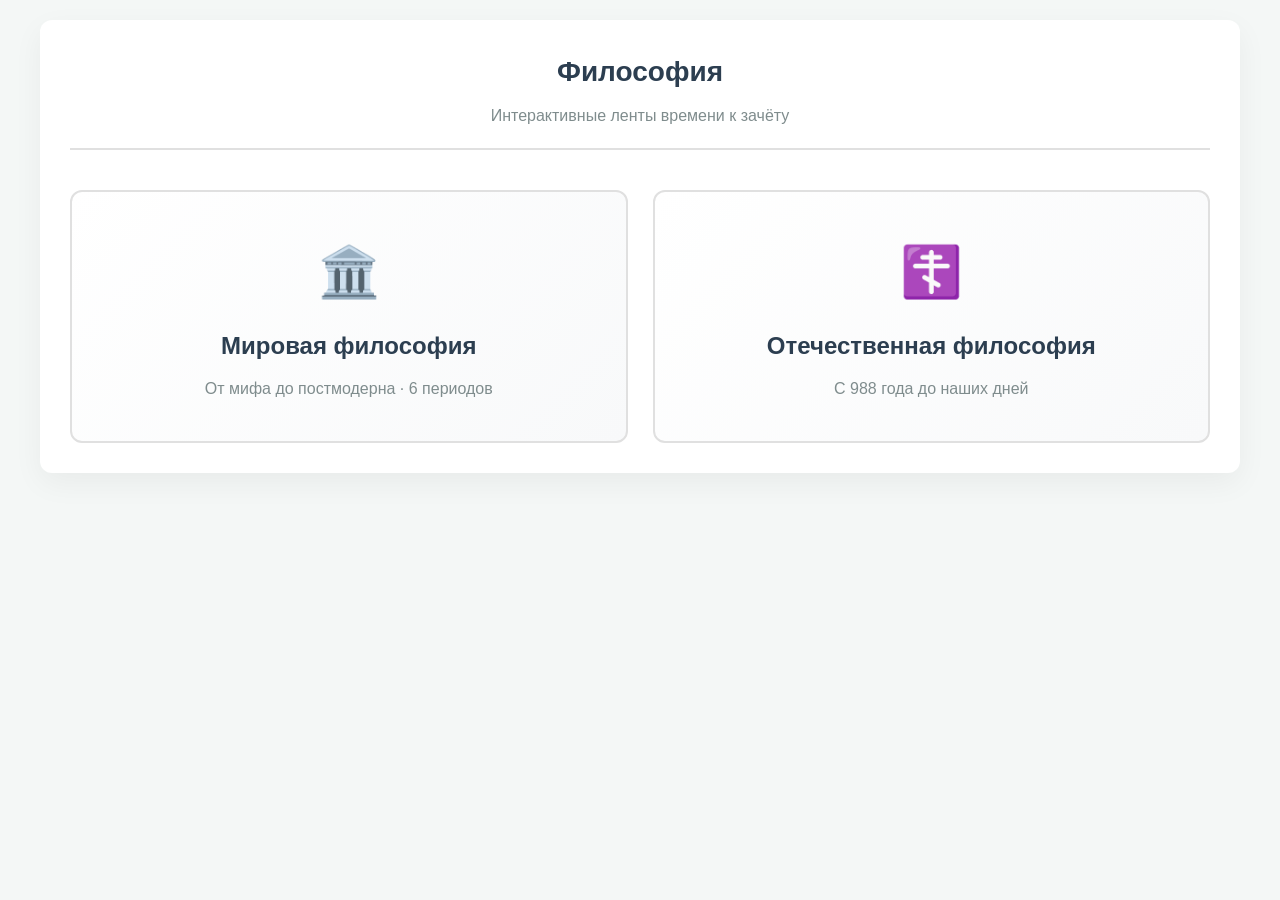
<file: index.html>
<!DOCTYPE html>
<html lang="ru">
<head>
    <meta charset="UTF-8">
    <meta name="viewport" content="width=device-width, initial-scale=1.0">
    <title>Философия — ленты времени</title>
    <link rel="stylesheet" href="styles.css">
</head>
<body>
    <div class="container home">
        <header>
            <h1>Философия</h1>
            <p class="subtitle">Интерактивные ленты времени к зачёту</p>
        </header>

        <div class="home-cards">
            <a href="world.html" class="home-card">
                <div class="home-card-icon">🏛️</div>
                <h2>Мировая философия</h2>
                <p>От мифа до постмодерна · 6 периодов</p>
            </a>
            <a href="russian.html" class="home-card">
                <div class="home-card-icon">☦️</div>
                <h2>Отечественная философия</h2>
                <p>С 988 года до наших дней</p>
            </a>
        </div>
    </div>
</body>
</html>
</file>
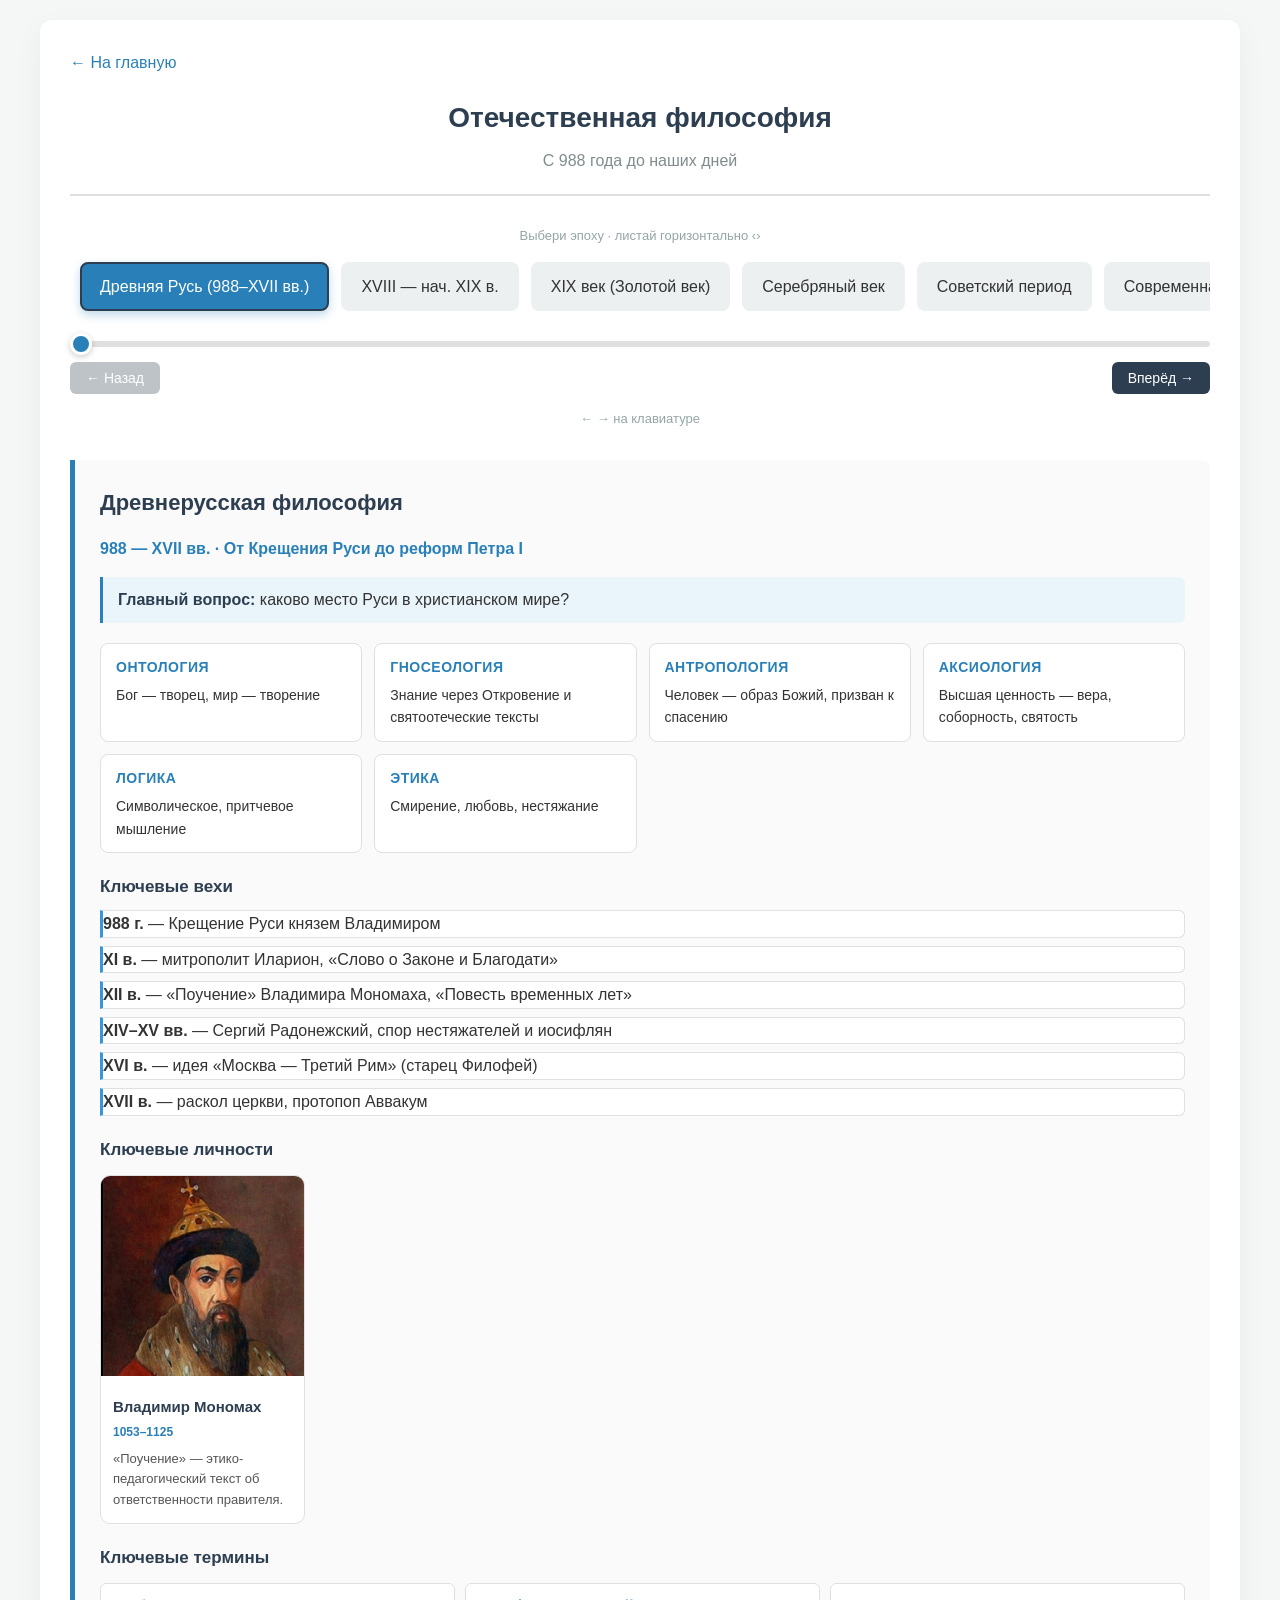
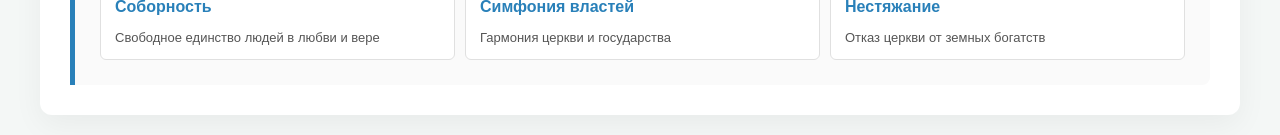
<file: russian.html>
<!DOCTYPE html>
<html lang="ru">
<head>
    <meta charset="UTF-8">
    <meta name="viewport" content="width=device-width, initial-scale=1.0">
    <title>Отечественная философия</title>
    <link rel="stylesheet" href="styles.css">
</head>
<body>
<div class="container">
    <a href="index.html" class="back-link">← На главную</a>
    <header>
        <h1>Отечественная философия</h1>
        <p class="subtitle">С 988 года до наших дней</p>
    </header>

    <div class="timeline-section">
        <p class="hint">Выбери эпоху · листай горизонтально ‹›</p>
        <div class="headers-wrapper">
            <div class="headers-track" id="headersTrack"></div>
        </div>
        <input type="range" id="timelineSlider" class="timeline-slider" min="0" max="5" value="0" step="1">
        <div class="controls">
            <button class="nav-btn" id="prevBtn">← Назад</button>
            <button class="nav-btn" id="nextBtn">Вперёд →</button>
        </div>
        <p class="hint">← → на клавиатуре</p>
    </div>

    <div class="content-area" id="contentArea"></div>
</div>

<script src="script.js"></script>
<script>
const russianData = [
    {
        title: "Древняя Русь (988–XVII вв.)",
        content: `
            <h2 class="period-title">Древнерусская философия</h2>
            <p class="period-dates">988 — XVII вв. · От Крещения Руси до реформ Петра I</p>
            <div class="main-question"><b>Главный вопрос:</b> каково место Руси в христианском мире?</div>
            
            <div class="structure-grid">
                <div class="struct-card"><h4>Онтология</h4><p>Бог — творец, мир — творение</p></div>
                <div class="struct-card"><h4>Гносеология</h4><p>Знание через Откровение и святоотеческие тексты</p></div>
                <div class="struct-card"><h4>Антропология</h4><p>Человек — образ Божий, призван к спасению</p></div>
                <div class="struct-card"><h4>Аксиология</h4><p>Высшая ценность — вера, соборность, святость</p></div>
                <div class="struct-card"><h4>Логика</h4><p>Символическое, притчевое мышление</p></div>
                <div class="struct-card"><h4>Этика</h4><p>Смирение, любовь, нестяжание</p></div>
            </div>

            <div class="subperiods">
                <h3>Ключевые вехи</h3>
                <div class="subperiod"><b>988 г.</b> — Крещение Руси князем Владимиром</div>
                <div class="subperiod"><b>XI в.</b> — митрополит Иларион, «Слово о Законе и Благодати»</div>
                <div class="subperiod"><b>XII в.</b> — «Поучение» Владимира Мономаха, «Повесть временных лет»</div>
                <div class="subperiod"><b>XIV–XV вв.</b> — Сергий Радонежский, спор нестяжателей и иосифлян</div>
                <div class="subperiod"><b>XVI в.</b> — идея «Москва — Третий Рим» (старец Филофей)</div>
                <div class="subperiod"><b>XVII в.</b> — раскол церкви, протопоп Аввакум</div>
            </div>

            <div class="philosophers-section">
                <h3>Ключевые личности</h3>
                <div class="philosophers-grid">
                    <div class="philosopher-card">
                        <img src="images/russian/vladimir.jpg" alt="Мономах" onerror="this.style.display='none'">
                        <div class="philosopher-info">
                            <h4>Владимир Мономах</h4>
                            <div class="years">1053–1125</div>
                            <p>«Поучение» — этико-педагогический текст об ответственности правителя.</p>
                        </div>
                    </div>
                </div>
            </div>

            <div class="terms-section">
                <h3>Ключевые термины</h3>
                <div class="terms-list">
                    <div class="term"><b>Соборность</b><span>Свободное единство людей в любви и вере</span></div>
                    <div class="term"><b>Симфония властей</b><span>Гармония церкви и государства</span></div>
                    <div class="term"><b>Нестяжание</b><span>Отказ церкви от земных богатств</span></div>
                </div>
            </div>
        `
    },
    {
        title: "XVIII — нач. XIX в.",
        content: `
            <h2 class="period-title">Становление светской философии</h2>
            <p class="period-dates">XVIII — первая половина XIX в.</p>
            <div class="main-question"><b>Главный вопрос:</b> как соединить просвещение с русской самобытностью?</div>
            
            <div class="structure-grid">
                <div class="struct-card"><h4>Онтология</h4><p>Материалистические тенденции + деизм</p></div>
                <div class="struct-card"><h4>Гносеология</h4><p>Опыт, наука, разум — против откровения</p></div>
                <div class="struct-card"><h4>Антропология</h4><p>Человек — гражданин, просветитель</p></div>
                <div class="struct-card"><h4>Аксиология</h4><p>Свобода, образование, прогресс</p></div>
                <div class="struct-card"><h4>Логика</h4><p>Естественнонаучный метод</p></div>
                <div class="struct-card"><h4>Этика</h4><p>Критика крепостничества, естественное право</p></div>
            </div>

            <div class="subperiods">
                <h3>Ключевые вехи</h3>
                <div class="subperiod"><b>1724 г.</b> — основание Петербургской Академии наук</div>
                <div class="subperiod"><b>1755 г.</b> — основание Московского университета (Ломоносов)</div>
                <div class="subperiod"><b>1790 г.</b> — «Путешествие из Петербурга в Москву» Радищева</div>
                <div class="subperiod"><b>1836 г.</b> — «Философические письма» Чаадаева</div>
            </div>

            <div class="philosophers-section">
                <h3>Ключевые личности</h3>
                <div class="philosophers-grid">
                    <div class="philosopher-card">
                        <img src="images/russian/lomonoosv.jpg" alt="Ломоносов" onerror="this.style.display='none'">
                        <div class="philosopher-info">
                            <h4>М.В. Ломоносов</h4>
                            <div class="years">1711–1765</div>
                            <p>Энциклопедист, естествоиспытатель. Материалистические тенденции. Реформа языка.</p>
                        </div>
                    </div>
                    <div class="philosopher-card">
                        <img src="images/russian/radishchev.jpg" alt="Радищев" onerror="this.style.display='none'">
                        <div class="philosopher-info">
                            <h4>А.Н. Радищев</h4>
                            <div class="years">1749–1802</div>
                            <p>Критик крепостничества. Идеи свободы и общественного договора.</p>
                        </div>
                    </div>
                    <div class="philosopher-card">
                        <img src="images/russian/chaadaev.jpg" alt="Чаадаев" onerror="this.style.display='none'">
                        <div class="philosopher-info">
                            <h4>П.Я. Чаадаев</h4>
                            <div class="years">1794–1856</div>
                            <p>«Философические письма». Повод для спора западников и славянофилов.</p>
                        </div>
                    </div>
                </div>
            </div>

            <div class="terms-section">
                <h3>Ключевые термины</h3>
                <div class="terms-list">
                    <div class="term"><b>Западники</b><span>Россия — часть Европы, путь — через реформы</span></div>
                    <div class="term"><b>Славянофилы</b><span>Особый путь, основа — православие и община</span></div>
                </div>
            </div>
        `
    },
    {
        title: "XIX век (Золотой век)",
        content: `
            <h2 class="period-title">Золотой век русской философии</h2>
            <p class="period-dates">Вторая половина XIX в.</p>
            <div class="main-question"><b>Главный вопрос:</b> в чём «руская идея», какова судьба России?</div>
            
            <div class="structure-grid">
                <div class="struct-card"><h4>Онтология</h4><p>Целостное мировоззрение, соборное бытие</p></div>
                <div class="struct-card"><h4>Гносеология</h4><p>Целостное знание: разум + вера + опыт</p></div>
                <div class="struct-card"><h4>Антропология</h4><p>Человек — нравственное, религиозное существо</p></div>
                <div class="struct-card"><h4>Аксиология</h4><p>Истина, добро, красота, справедливость</p></div>
                <div class="struct-card"><h4>Логика</h4><p>Диалогичность, литературно-философский жанр</p></div>
                <div class="struct-card"><h4>Этика</h4><p>Нравственный абсолют, «всё позволено?»</p></div>
            </div>

            <div class="subperiods">
                <h3>Ключевые вехи</h3>
                <div class="subperiod"><b>1836 г.</b> — «Философические письма» Чаадаева → раскол на западников/славянофилов</div>
                <div class="subperiod"><b>1840–1850-е</b> — спор западников (Герцен, Белинский) и славянофилов (Хомяков, Киреевский)</div>
                <div class="subperiod"><b>1860-е</b> — революционные демократы (Чернышевский, Добролюбов)</div>
                <div class="subperiod"><b>1860–1880-е</b> — Ф.М. Достоевский: «Братья Карамазовы», «Преступление и наказание»</div>
                <div class="subperiod"><b>1880–1890-е</b> — Л.Н. Толстой: учение о непротивлении, опрощении</div>
                <div class="subperiod"><b>1869 г.</b> — Н.Я. Данилевский «Россия и Европа»</div>
            </div>

            <div class="sciences"><b>Золотой век литературы:</b> Пушкин, Лермонтов, Гоголь, Тургенев, Достоевский, Толстой, Чехов</div>

            <div class="philosophers-section">
                <h3>Ключевые личности</h3>
                <div class="philosophers-grid">
                    <div class="philosopher-card">
                        <img src="images/russian/khomyakov.jpg" alt="Хомяков" onerror="this.style.display='none'">
                        <div class="philosopher-info">
                            <h4>А.С. Хомяков</h4>
                            <div class="years">1804–1860</div>
                            <p>Основатель славянофильства. Учение о соборности.</p>
                        </div>
                    </div>
                    <div class="philosopher-card">
                        <img src="images/russian/herzen.jpg" alt="Герцен" onerror="this.style.display='none'">
                        <div class="philosopher-info">
                            <h4>А.И. Герцен</h4>
                            <div class="years">1812–1870</div>
                            <p>Русский социализм, община как основа будущего строя.</p>
                        </div>
                    </div>
                    <div class="philosopher-card">
                        <img src="images/russian/chernyshevsky.jpg" alt="Чернышевский" onerror="this.style.display='none'">
                        <div class="philosopher-info">
                            <h4>Н.Г. Чернышевский</h4>
                            <div class="years">1828–1889</div>
                            <p>«Что делать?» Антропологический принцип в этике. Материализм.</p>
                        </div>
                    </div>
                    <div class="philosopher-card">
                        <img src="images/russian/dostoevsky.jpg" alt="Достоевский" onerror="this.style.display='none'">
                        <div class="philosopher-info">
                            <h4>Ф.М. Достоевский</h4>
                            <div class="years">1821–1881</div>
                            <p>Проблемы свободы, зла, Бога. «Если Бога нет — всё позволено?»</p>
                        </div>
                    </div>
                    <div class="philosopher-card">
                        <img src="images/russian/tolstoy.jpg" alt="Толстой" onerror="this.style.display='none'">
                        <div class="philosopher-info">
                            <h4>Л.Н. Толстой</h4>
                            <div class="years">1828–1910</div>
                            <p>Непротивление злу насилием. Опрощение. «Исповедь».</p>
                        </div>
                    </div>
                </div>
            </div>

            <div class="terms-section">
                <h3>Ключевые термины</h3>
                <div class="terms-list">
                    <div class="term"><b>Русская идея</b><span>Особая миссия и путь России</span></div>
                    <div class="term"><b>Почвенничество</b><span>Возврат интеллигенции к народным основам</span></div>
                    <div class="term"><b>Антропологический принцип</b><span>Человек — высшая ценность и мера всего</span></div>
                </div>
            </div>
        `
    },
    {
        title: "Серебряный век",
        content: `
            <h2 class="period-title">Серебряный век (конец XIX — начало XX в.)</h2>
            <p class="period-dates">1890-е — 1920-е гг.</p>
            <div class="main-question"><b>Главный вопрос:</b> как соединить религию, философию и науку в целостное мировоззрение?</div>
            
            <div class="structure-grid">
                <div class="struct-card"><h4>Онтология</h4><p>Всеединство, Софиология, космизм</p></div>
                <div class="struct-card"><h4>Гносеология</h4><p>Целостное знание: разум + интуиция + вера</p></div>
                <div class="struct-card"><h4>Антропология</h4><p>Человек — творец, соучастник Бога</p></div>
                <div class="struct-card"><h4>Аксиология</h4><p>Свобода, творчество, Богочеловечество</p></div>
                <div class="struct-card"><h4>Логика</h4><p>Синтез философии, богословия, науки, искусства</p></div>
                <div class="struct-card"><h4>Этика</h4><p>Этика творчества, активной любви</p></div>
            </div>

            <div class="subperiods">
                <h3>Ключевые вехи</h3>
                <div class="subperiod"><b>1900 г.</b> — смерть Вл. Соловьёва, но его идеи определяют эпоху</div>
                <div class="subperiod"><b>1903 г.</b> — сборник «Проблемы идеализма» — манифест ренессанса</div>
                <div class="subperiod"><b>1909 г.</b> — сборник «Вехи» — критика радикальной интеллигенции</div>
                <div class="subperiod"><b>1910–1917 гг.</b> — расцвет религиозной философии, космизма</div>
                <div class="subperiod"><b>1922 г.</b> — «Философские пароходы» — высылка мыслителей из СССР</div>
            </div>

            <div class="philosophers-section">
                <h3>Ключевые личности</h3>
                <div class="philosophers-grid">
                    <div class="philosopher-card">
                        <img src="images/russian/solovyov.jpg" alt="Соловьёв" onerror="this.style.display='none'">
                        <div class="philosopher-info">
                            <h4>Вл. Соловьёв</h4>
                            <div class="years">1853–1900</div>
                            <p>Учение о всеединстве, Софии, Богочеловечестве. «Оправдание добра».</p>
                        </div>
                    </div>
                    <div class="philosopher-card">
                        <img src="images/russian/berdyaev.jpg" alt="Бердяев" onerror="this.style.display='none'">
                        <div class="philosopher-info">
                            <h4>Н.А. Бердяев</h4>
                            <div class="years">1874–1948</div>
                            <p>Философия свободы и творчества. «Смысл истории», «Русская идея».</p>
                        </div>
                    </div>
                    <div class="philosopher-card">
                        <img src="images/russian/florensky.jpg" alt="Флоренский" onerror="this.style.display='none'">
                        <div class="philosopher-info">
                            <h4>П.А. Флоренский</h4>
                            <div class="years">1882–1937</div>
                            <p>«Столп и утверждение Истины». Синтез богословия, науки, искусства. Репрессирован.</p>
                        </div>
                    </div>
                    <div class="philosopher-card">
                        <img src="images/russian/fedorov.jpg" alt="Фёдоров" onerror="this.style.display='none'">
                        <div class="philosopher-info">
                            <h4>Н.Ф. Фёдоров</h4>
                            <div class="years">1829–1903</div>
                            <p>«Общее дело» — воскрешение умерших, регуляция природы. Основа космизма.</p>
                        </div>
                    </div>
                    <div class="philosopher-card">
                        <img src="images/russian/vernadsky.jpg" alt="Вернадский" onerror="this.style.display='none'">
                        <div class="philosopher-info">
                            <h4>В.И. Вернадский</h4>
                            <div class="years">1863–1945</div>
                            <p>Учение о биосфере и ноосфере. Человек — геологическая сила.</p>
                        </div>
                    </div>
                </div>
            </div>

            <div class="terms-section">
                <h3>Ключевые термины</h3>
                <div class="terms-list">
                    <div class="term"><b>Всеединство</b><span>Единство многообразного в Абсолюте</span></div>
                    <div class="term"><b>София</b><span>Душа Мира, Премудрость Божия</span></div>
                    <div class="term"><b>Богочеловечество</b><span>Союз Бога и человека в Христе</span></div>
                    <div class="term"><b>Ноосфера</b><span>Сфера разума, этап эволюции биосферы</span></div>
                    <div class="term"><b>Космизм</b><span>Единство человека и космоса</span></div>
                </div>
            </div>
        `
    },
    {
        title: "Советский период",
        content: `
            <h2 class="period-title">Советская философия</h2>
            <p class="period-dates">1917 — 1991 гг.</p>
            <div class="main-question"><b>Главный вопрос:</b> как совместить марксизм с философской свободой?</div>
            
            <div class="structure-grid">
                <div class="struct-card"><h4>Онтология</h4><p>Диалектический материализм (официально)</p></div>
                <div class="struct-card"><h4>Гносеология</h4><p>Теория отражения, практика — критерий истины</p></div>
                <div class="struct-card"><h4>Антропология</h4><p>Человек — продукт общественных отношений</p></div>
                <div class="struct-card"><h4>Аксиология</h4><p>Партийность, коллективизм, коммунизм</p></div>
                <div class="struct-card"><h4>Логика</h4><p>Диалектика как наука о всеобщих законах</p></div>
                <div class="struct-card"><h4>Этика</h4><p>Мораль классова, служит построению коммунизма</p></div>
            </div>

            <div class="subperiods">
                <h3>Ключевые вехи</h3>
                <div class="subperiod"><b>1920-е гг.</b> — философские дискуссии: «механисты» vs «диалектики» (Деборин)</div>
                <div class="subperiod"><b>1930–1950-е</b> — ждановщина, идеологический контроль</div>
                <div class="subperiod"><b>1950–1960-е</b> — «оттепель», возрождение философии</div>
                <div class="subperiod"><b>1960–1980-е</b> — Ильенков, Мамардашвили, методологический кружок</div>
                <div class="subperiod"><b>1922 г.</b> — эмиграция (Бердяев, Франк, Ильин, Булгаков)</div>
                <div class="subperiod"><b>1930–1950-е</b> — Зеньковский пишет «Историю русской философии» в эмиграции</div>
            </div>

            <div class="philosophers-section">
                <h3>Ключевые личности</h3>
                <div class="philosophers-grid">
                    <div class="philosopher-card">
                        <img src="images/russian/ilyenkov.jpg" alt="Ильенков" onerror="this.style.display='none'">
                        <div class="philosopher-info">
                            <h4>Э.В. Ильенков</h4>
                            <div class="years">1924–1979</div>
                            <p>«Диалектика абстрактного и конкретного». Возрождение диалектики в СССР.</p>
                        </div>
                    </div>
                    <div class="philosopher-card">
                        <img src="images/russian/mamardashvili.jpg" alt="Мамардашвили" onerror="this.style.display='none'">
                        <div class="philosopher-info">
                            <h4>М.К. Мамардашвили</h4>
                            <div class="years">1930–1990</div>
                            <p>Феноменология сознания, лекции как философия. Картезианские размышления.</p>
                        </div>
                    </div>
                </div>
            </div>

            <div class="terms-section">
                <h3>Ключевые термины</h3>
                <div class="terms-list">
                    <div class="term"><b>Диамат</b><span>Диалектический материализм — официальная философия</span></div>
                    <div class="term"><b>Истмат</b><span>Исторический материализм — применение диамата к обществу</span></div>
                    <div class="term"><b>Партийность философии</b><span>Принцип: философия служит классу</span></div>
                </div>
            </div>
        `
    },
    {
        title: "Современная Россия",
        content: `
            <h2 class="period-title">Современная российская философия</h2>
            <p class="period-dates">С 1991 г. по наши дни</p>
            <div class="main-question"><b>Главный вопрос:</b> какова национальная идентичность в глобальном мире?</div>
            
            <div class="structure-grid">
                <div class="struct-card"><h4>Онтология</h4><p>Плюрализм, диалог традиций</p></div>
                <div class="struct-card"><h4>Гносеология</h4><p>Открытость мировой мысли, синтез подходов</p></div>
                <div class="struct-card"><h4>Антропология</h4><p>Человек в условиях постсоветского перехода</p></div>
                <div class="struct-card"><h4>Аксиология</h4><p>Поиск национальной идеи, диалог культур</p></div>
                <div class="struct-card"><h4>Логика</h4><p>Диалогизм, полифония традиций</p></div>
                <div class="struct-card"><h4>Этика</h4><p>Поиск новых оснований морали</p></div>
            </div>

            <div class="subperiods">
                <h3>Ключевые вехи</h3>
                <div class="subperiod"><b>1990-е гг.</b> — возвращение запрещённых имён, переводы западной классики</div>
                <div class="subperiod"><b>2000-е гг.</b> — рецепция феноменологии, герменевтики, постмодерна</div>
                <div class="subperiod"><b>2010–2020-е гг.</b> — дискуссии о евразийстве, постсоветской идентичности</div>
            </div>

            <div class="terms-section">
                <h3>Ключевые термины</h3>
                <div class="terms-list">
                    <div class="term"><b>Евразийство</b><span>Россия — особая цивилизация между Европой и Азией</span></div>
                    <div class="term"><b>Постсоветская идентичность</b><span>Поиск самоопределения после распада СССР</span></div>
                </div>
            </div>
        `
    }
];

document.addEventListener('DOMContentLoaded', () => initTimeline(russianData));
</script>
</body>
</html>
</file>
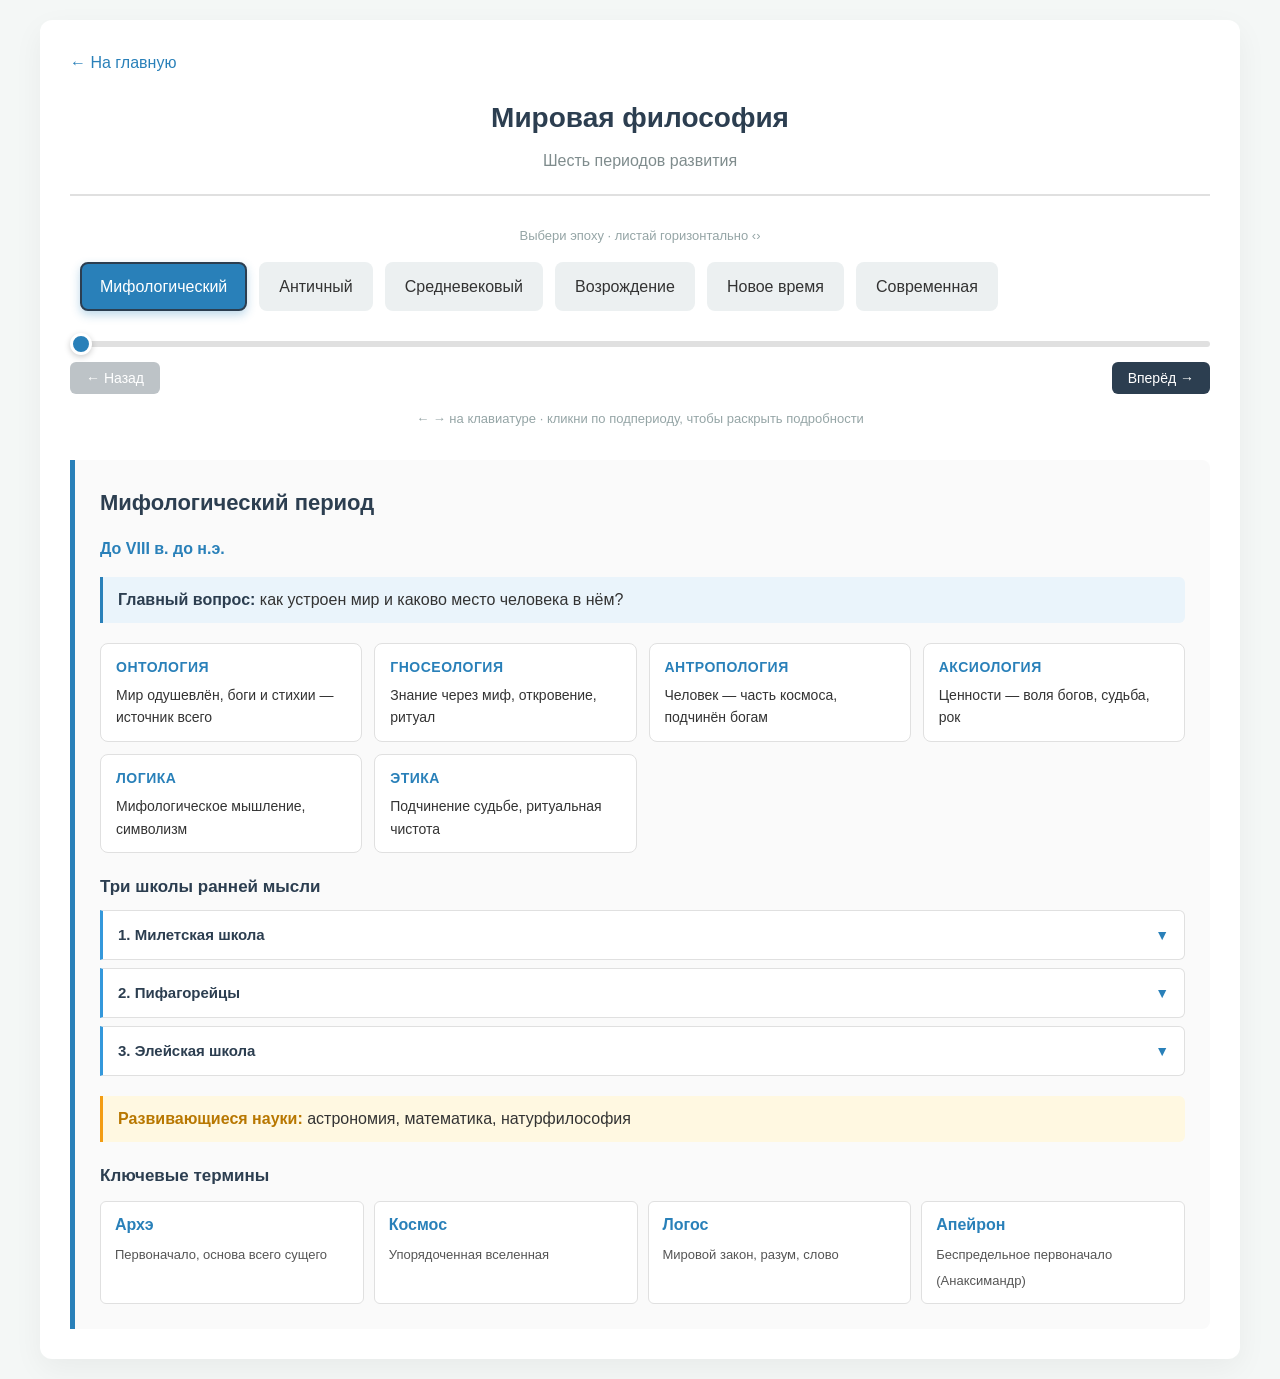
<file: world.html>
<!DOCTYPE html>
<html lang="ru">
<head>
    <meta charset="UTF-8">
    <meta name="viewport" content="width=device-width, initial-scale=1.0">
    <title>Мировая философия</title>
    <link rel="stylesheet" href="styles.css">
</head>
<body>
<div class="container">
    <a href="index.html" class="back-link">← На главную</a>
    <header>
        <h1>Мировая философия</h1>
        <p class="subtitle">Шесть периодов развития</p>
    </header>

    <div class="timeline-section">
        <p class="hint">Выбери эпоху · листай горизонтально ‹›</p>
        <div class="headers-wrapper">
            <div class="headers-track" id="headersTrack"></div>
        </div>
        <input type="range" id="timelineSlider" class="timeline-slider" min="0" max="5" value="0" step="1">
        <div class="controls">
            <button class="nav-btn" id="prevBtn">← Назад</button>
            <button class="nav-btn" id="nextBtn">Вперёд →</button>
        </div>
        <p class="hint">← → на клавиатуре · кликни по подпериоду, чтобы раскрыть подробности</p>
    </div>

    <div class="content-area" id="contentArea"></div>
</div>

<script src="script.js"></script>
<script>
const worldData = [
    {
        title: "Мифологический",
        content: `
            <h2 class="period-title">Мифологический период</h2>
            <p class="period-dates">До VIII в. до н.э.</p>
            <div class="main-question"><b>Главный вопрос:</b> как устроен мир и каково место человека в нём?</div>
            
            <div class="structure-grid">
                <div class="struct-card"><h4>Онтология</h4><p>Мир одушевлён, боги и стихии — источник всего</p></div>
                <div class="struct-card"><h4>Гносеология</h4><p>Знание через миф, откровение, ритуал</p></div>
                <div class="struct-card"><h4>Антропология</h4><p>Человек — часть космоса, подчинён богам</p></div>
                <div class="struct-card"><h4>Аксиология</h4><p>Ценности — воля богов, судьба, рок</p></div>
                <div class="struct-card"><h4>Логика</h4><p>Мифологическое мышление, символизм</p></div>
                <div class="struct-card"><h4>Этика</h4><p>Подчинение судьбе, ритуальная чистота</p></div>
            </div>

            <div class="subperiods">
                <h3>Три школы ранней мысли</h3>
                <div class="subperiod">
                    <div class="subperiod-header"><b>1. Милетская школа</b><span class="arrow">▼</span></div>
                    <div class="subperiod-content">
                        <p>Первая философская школа Древней Греции (VI в. до н.э.). Основатели — <b>Фалес, Анаксимандр, Анаксимен</b>.</p>
                        <ul>
                            <li>Искали <b>первоначало (архэ)</b> в природной стихии.</li>
                            <li>Фалес считал архэ — <b>водой</b>, Анаксимандр — <b>апейроном</b> (беспредельным), Анаксимен — <b>воздухом</b>.</li>
                            <li>Впервые попытались объяснить мир рационально, без обращения к мифам.</li>
                        </ul>
                    </div>
                </div>
                <div class="subperiod">
                    <div class="subperiod-header"><b>2. Пифагорейцы</b><span class="arrow">▼</span></div>
                    <div class="subperiod-content">
                        <p>Школа <b>Пифагора</b> (VI в. до н.э.) на острове Самос и в Кротоне.</p>
                        <ul>
                            <li>Считали, что <b>число</b> — первооснова всего сущего.</li>
                            <li>Открыли математические соотношения в музыке, астрономии, геометрии.</li>
                            <li>Развивали учение о гармонии космоса и о переселении душ (метемпсихоз).</li>
                        </ul>
                    </div>
                </div>
                <div class="subperiod">
                    <div class="subperiod-header"><b>3. Элейская школа</b><span class="arrow">▼</span></div>
                    <div class="subperiod-content">
                        <p>Школа из города Элея (Южная Италия). Главные представители — <b>Парменид, Зенон Элейский, Мелисс</b>.</p>
                        <ul>
                            <li><b>Парменид</b>: «Бытие есть, небытия нет». Бытие едино, неподвижно, вечно.</li>
                            <li><b>Зенон</b> — автор знаменитых апорий («Ахиллес и черепаха», «Стрела»), доказывающих невозможность движения.</li>
                            <li>Заложили основы диалектики и логики.</li>
                        </ul>
                    </div>
                </div>
            </div>

            <div class="sciences"><b>Развивающиеся науки:</b> астрономия, математика, натурфилософия</div>

            <div class="terms-section">
                <h3>Ключевые термины</h3>
                <div class="terms-list">
                    <div class="term"><b>Архэ</b><span>Первоначало, основа всего сущего</span></div>
                    <div class="term"><b>Космос</b><span>Упорядоченная вселенная</span></div>
                    <div class="term"><b>Логос</b><span>Мировой закон, разум, слово</span></div>
                    <div class="term"><b>Апейрон</b><span>Беспредельное первоначало (Анаксимандр)</span></div>
                </div>
            </div>
        `
    },
    {
        title: "Античный",
        content: `
            <h2 class="period-title">Античная философия</h2>
            <p class="period-dates">VIII в. до н.э. — V в. н.э.</p>
            <div class="main-question"><b>Главный вопрос:</b> что есть бытие и как познать истину?</div>
            
            <div class="structure-grid">
                <div class="struct-card"><h4>Онтология</h4><p>Космоцентризм. Мир — упорядоченный космос</p></div>
                <div class="struct-card"><h4>Гносеология</h4><p>Истина через разум и созерцание идей</p></div>
                <div class="struct-card"><h4>Антропология</h4><p>Человек — разумное существо, часть полиса</p></div>
                <div class="struct-card"><h4>Аксиология</h4><p>Высшие ценности — благо, истина, красота</p></div>
                <div class="struct-card"><h4>Логика</h4><p>Аристотель создал формальную логику</p></div>
                <div class="struct-card"><h4>Этика</h4><p>Добродетель как путь к счастью (эвдемонии)</p></div>
            </div>

            <div class="subperiods">
                <h3>Подпериоды</h3>
                <div class="subperiod">
                    <div class="subperiod-header"><b>Ранняя античность (VII–V вв. до н.э.) — досократики</b><span class="arrow">▼</span></div>
                    <div class="subperiod-content">
                        <p>Продолжение поиска первоначала, но уже с акцентом на человека и общество.</p>
                        <ul>
                            <li><b>Фалес</b> (VII–VI вв. до н.э.) — первый философ, архэ — вода, предсказал солнечное затмение.</li>
                            <li><b>Гераклит</b> (VI–V вв. до н.э.) — «Всё течёт», архэ — огонь, учение о логосе и диалектике противоположностей.</li>
                            <li><b>Демокрит</b> (V–IV вв. до н.э.) — атомизм: мир состоит из атомов и пустоты.</li>
                            <li><b>Пифагор</b> — число как основа мира, гармония сфер.</li>
                            <li><b>Парменид</b> — бытие едино и неизменно.</li>
                        </ul>
                    </div>
                </div>
                <div class="subperiod">
                    <div class="subperiod-header"><b>Классика (V–IV вв. до н.э.) — Сократ, Платон, Аристотель</b><span class="arrow">▼</span></div>
                    <div class="subperiod-content">
                        <p>Вершина античной философии. Поворот к человеку, этике, государству.</p>
                        <ul>
                            <li><b>Сократ</b> (469–399 до н.э.) — «Я знаю, что ничего не знаю», майевтика, поворот к этике.</li>
                            <li><b>Платон</b> (428–348 до н.э.) — учение об идеях (эйдосах), «Государство», Академия.</li>
                            <li><b>Аристотель</b> (384–322 до н.э.) — систематизатор наук, создатель логики, учение о форме и материи, Ликей.</li>
                        </ul>
                    </div>
                </div>
                <div class="subperiod">
                    <div class="subperiod-header"><b>Эллинизм (IV в. до н.э. — V в. н.э.)</b><span class="arrow">▼</span></div>
                    <div class="subperiod-content">
                        <p>Эпоха после походов Александра Македонского. Акцент на этике и счастье личности.</p>
                        <ul>
                            <li><b>Стоицизм</b> (Зенон Китийский, Сенека, Марк Аврелий) — жизнь в согласии с разумом и природой, апатия.</li>
                            <li><b>Эпикуреизм</b> (Эпикур) — счастье в удовольствии (атараксии), отсутствие страданий.</li>
                            <li><b>Скептицизм</b> (Пиррон) — воздержание от суждений, невозможность достоверного знания.</li>
                            <li><b>Неоплатонизм</b> (Плотин) — учение о Едином, эманации, мистическое созерцание.</li>
                        </ul>
                    </div>
                </div>
            </div>

            <div class="sciences"><b>Развивающиеся науки:</b> математика, геометрия, астрономия, биология, логика, риторика</div>

            <div class="philosophers-section">
                <h3>Ключевые личности</h3>
                <div class="philosophers-grid">
                    <div class="philosopher-card">
                        <img src="images/world/thales.jpg" alt="Фалес" onerror="this.style.display='none'">
                        <div class="philosopher-info">
                            <h4>Фалес</h4>
                            <div class="years">VII–VI вв. до н.э.</div>
                            <p>Первый философ. Архэ — вода. Предсказал солнечное затмение. Основоположник милетской школы.</p>
                        </div>
                    </div>
                    <div class="philosopher-card">
                        <img src="images/world/heraclitus.jpg" alt="Гераклит" onerror="this.style.display='none'">
                        <div class="philosopher-info">
                            <h4>Гераклит</h4>
                            <div class="years">VI–V вв. до н.э.</div>
                            <p>«Всё течёт». Архэ — огонь. Учение о логосе и единстве противоположностей.</p>
                        </div>
                    </div>
                    <div class="philosopher-card">
                        <img src="images/world/democritus.jpg" alt="Демокрит" onerror="this.style.display='none'">
                        <div class="philosopher-info">
                            <h4>Демокрит</h4>
                            <div class="years">V–IV вв. до н.э.</div>
                            <p>Основатель атомизма. Мир из атомов и пустоты. Детерминизм.</p>
                        </div>
                    </div>
                    <div class="philosopher-card">
                        <img src="images/world/socrates.jpg" alt="Сократ" onerror="this.style.display='none'">
                        <div class="philosopher-info">
                            <h4>Сократ</h4>
                            <div class="years">469–399 до н.э.</div>
                            <p>Повернул философию к человеку. Майевтика. «Я знаю, что ничего не знаю».</p>
                        </div>
                    </div>
                    <div class="philosopher-card">
                        <img src="images/world/plato.jpg" alt="Платон" onerror="this.style.display='none'">
                        <div class="philosopher-info">
                            <h4>Платон</h4>
                            <div class="years">428–348 до н.э.</div>
                            <p>Учение об идеях (эйдосах). Основал Академию. «Государство».</p>
                        </div>
                    </div>
                    <div class="philosopher-card">
                        <img src="images/world/aristotle.jpg" alt="Аристотель" onerror="this.style.display='none'">
                        <div class="philosopher-info">
                            <h4>Аристотель</h4>
                            <div class="years">384–322 до н.э.</div>
                            <p>Систематизатор наук. Создатель логики. Учение о форме и материи.</p>
                        </div>
                    </div>
                    <div class="philosopher-card">
                        <img src="images/world/epicurus.jpg" alt="Эпикур" onerror="this.style.display='none'">
                        <div class="philosopher-info">
                            <h4>Эпикур</h4>
                            <div class="years">341–270 до н.э.</div>
                            <p>Этика наслаждения (атараксия). Развил атомизм Демокрита.</p>
                        </div>
                    </div>
                    <div class="philosopher-card">
                        <img src="images/world/zeno.jpg" alt="Зенон" onerror="this.style.display='none'">
                        <div class="philosopher-info">
                            <h4>Зенон Китийский</h4>
                            <div class="years">334–262 до н.э.</div>
                            <p>Основатель стоицизма. Жизнь в согласии с природой и разумом.</p>
                        </div>
                    </div>
                </div>
            </div>

            <div class="terms-section">
                <h3>Ключевые термины</h3>
                <div class="terms-list">
                    <div class="term"><b>Эйдос</b><span>Идея, вечная сущность вещи (Платон)</span></div>
                    <div class="term"><b>Майевтика</b><span>Метод Сократа — «роды» истины через диалог</span></div>
                    <div class="term"><b>Атараксия</b><span>Безмятежность души, цель жизни</span></div>
                    <div class="term"><b>Эвдемония</b><span>Счастье как высшее благо</span></div>
                    <div class="term"><b>Субстанция</b><span>Первооснова бытия (Аристотель)</span></div>
                </div>
            </div>
        `
    },
    {
        title: "Средневековый",
        content: `
            <h2 class="period-title">Средневековая философия</h2>
            <p class="period-dates">V — XV вв.</p>
            <div class="main-question"><b>Главный вопрос:</b> как соотносятся вера и разум, Бог и мир?</div>
            
            <div class="structure-grid">
                <div class="struct-card"><h4>Онтология</h4><p>Теоцентризм. Бог — творец и основа всего</p></div>
                <div class="struct-card"><h4>Гносеология</h4><p>Истина в Откровении, разум — служанка веры</p></div>
                <div class="struct-card"><h4>Антропология</h4><p>Человек — творение Бога, с душой и свободой</p></div>
                <div class="struct-card"><h4>Аксиология</h4><p>Высшая ценность — Бог, спасение души</p></div>
                <div class="struct-card"><h4>Логика</h4><p>Схоластический метод, силлогизм</p></div>
                <div class="struct-card"><h4>Этика</h4><p>Христианская мораль, любовь, грех, добродетель</p></div>
            </div>

            <div class="subperiods">
                <h3>Подпериоды</h3>
                <div class="subperiod">
                    <div class="subperiod-header"><b>Патристика (II–VIII вв.)</b><span class="arrow">▼</span></div>
                    <div class="subperiod-content">
                        <p>Учения «отцов церкви» — первых христианских богословов и мыслителей.</p>
                        <ul>
                            <li><b>Аврелий Августин</b> (354–430) — «Исповедь», «О граде Божием». Учение о благодати, времени, предопределении.</li>
                            <li><b>Боэций</b> (480–524) — «Утешение философией». Мост между античностью и средневековьем.</li>
                            <li><b>Псевдо-Дионисий Ареопагит</b> — мистическое богословие, «апофатическое» познание Бога.</li>
                            <li>Опирались на платонизм, обосновывали христианское вероучение.</li>
                        </ul>
                    </div>
                </div>
                <div class="subperiod">
                    <div class="subperiod-header"><b>Ранняя схоластика (IX–XII вв.)</b><span class="arrow">▼</span></div>
                    <div class="subperiod-content">
                        <p>Период формирования «школьной» философии в монастырях и соборных школах.</p>
                        <ul>
                            <li><b>Ансельм Кентерберийский</b> (1033–1109) — «вера, ищущая разумения», онтологическое доказательство бытия Бога.</li>
                            <li><b>Пьер Абеляр</b> (1079–1142) — «Познай самого себя», концептуализм, «Скорбная история».</li>
                            <li>Спор об <b>универсалиях</b>: реалисты (универсалии реальны) vs номиналисты (только имена) vs концептуалисты (понятия в уме).</li>
                        </ul>
                    </div>
                </div>
                <div class="subperiod">
                    <div class="subperiod-header"><b>Высокая схоластика (XIII–XIV вв.)</b><span class="arrow">▼</span></div>
                    <div class="subperiod-content">
                        <p>Вершина средневековой философии. Расцвет университетов (Париж, Оксфорд, Болонья).</p>
                        <ul>
                            <li><b>Фома Аквинский</b> (1225–1274) — синтез аристотелизма и христианства, 5 доказательств бытия Бога, «Сумма теологии».</li>
                            <li><b>Альберт Великий</b> — учитель Фомы, энциклопедист, естествоиспытатель.</li>
                            <li><b>Роджер Бэкон</b> — предвестник эмпиризма, акцент на опыте.</li>
                        </ul>
                    </div>
                </div>
                <div class="subperiod">
                    <div class="subperiod-header"><b>Поздняя схоластика (XIV–XV вв.)</b><span class="arrow">▼</span></div>
                    <div class="subperiod-content">
                        <p>Кризис схоластики, подготовка к Возрождению и Реформации.</p>
                        <ul>
                            <li><b>Уильям Оккам</b> (1285–1349) — «бритва Оккама»: «не умножай сущности без необходимости». Номинализм.</li>
                            <li>Разделение философии и теологии, веры и знания.</li>
                            <li>Подготовка почвы для научной революции Нового времени.</li>
                        </ul>
                    </div>
                </div>
            </div>

            <div class="sciences"><b>Развивающиеся науки:</b> богословие, семиотика, университетская наука</div>

            <div class="philosophers-section">
                <h3>Ключевые личности</h3>
                <div class="philosophers-grid">
                    <div class="philosopher-card">
                        <img src="images/world/augustine.jpg" alt="Августин" onerror="this.style.display='none'">
                        <div class="philosopher-info">
                            <h4>Аврелий Августин</h4>
                            <div class="years">354–430</div>
                            <p>«Исповедь», «О граде Божием». Основа патристики. Учение о времени и благодати.</p>
                        </div>
                    </div>
                    <div class="philosopher-card">
                        <img src="images/world/aquinas.jpg" alt="Аквинский" onerror="this.style.display='none'">
                        <div class="philosopher-info">
                            <h4>Фома Аквинский</h4>
                            <div class="years">1225–1274</div>
                            <p>Синтез аристотелизма и христианства. 5 доказательств бытия Бога. «Сумма теологии».</p>
                        </div>
                    </div>
                </div>
            </div>

            <div class="terms-section">
                <h3>Ключевые термины</h3>
                <div class="terms-list">
                    <div class="term"><b>Теизм</b><span>Учение о личном Боге-творце</span></div>
                    <div class="term"><b>Креационизм</b><span>Мир сотворён Богом из ничего</span></div>
                    <div class="term"><b>Провиденциализм</b><span>Божественное управление миром</span></div>
                    <div class="term"><b>Универсалии</b><span>Общие понятия (род, вид)</span></div>
                    <div class="term"><b>Схоластика</b><span>«Школьная» философия, рациональное богословие</span></div>
                </div>
            </div>
        `
    },
    {
        title: "Возрождение",
        content: `
            <h2 class="period-title">Философия Возрождения</h2>
            <p class="period-dates">XIV — XVI вв.</p>
            <div class="main-question"><b>Главный вопрос:</b> какова природа человека и его творческая сила?</div>
            
            <div class="structure-grid">
                <div class="struct-card"><h4>Онтология</h4><p>Природа — живая, бесконечная, божественная</p></div>
                <div class="struct-card"><h4>Гносеология</h4><p>Опыт + наблюдение, возврат к античности</p></div>
                <div class="struct-card"><h4>Антропология</h4><p>Антропоцентризм. Человек — центр и творец</p></div>
                <div class="struct-card"><h4>Аксиология</h4><p>Ценность — творчество, красота, индивидуальность</p></div>
                <div class="struct-card"><h4>Логика</h4><p>Натурфилософия, пантеизм, герметизм</p></div>
                <div class="struct-card"><h4>Этика</h4><p>Гуманизм, свобода, достоинство личности</p></div>
            </div>

            <div class="subperiods">
                <h3>Подпериоды</h3>
                <div class="subperiod">
                    <div class="subperiod-header"><b>Проторенессанс (XIII–XIV вв.)</b><span class="arrow">▼</span></div>
                    <div class="subperiod-content">
                        <p>Предвозрождение, в основном в Италии.</p>
                        <ul>
                            <li><b>Данте Алигьери</b> (1265–1321) — «Божественная комедия», синтез средневековой и новой мысли.</li>
                            <li><b>Джотто</b> — обновление живописи, интерес к человеку.</li>
                            <li><b>Франческо Петрарка</b> — «отец гуманизма», интерес к античности.</li>
                        </ul>
                    </div>
                </div>
                <div class="subperiod">
                    <div class="subperiod-header"><b>Раннее Возрождение (XV в.)</b><span class="arrow">▼</span></div>
                    <div class="subperiod-content">
                        <p>Расцвет итальянского гуманизма.</p>
                        <ul>
                            <li><b>Леонардо Бруни</b>, <b>Поджо Браччолини</b> — поиск и издание античных текстов.</li>
                            <li><b>Николай Кузанский</b> (1401–1464) — идея бесконечности Вселенной, «учёное незнание», совпадение противоположностей.</li>
                            <li>Гуманизм как культ человека и его разума.</li>
                        </ul>
                    </div>
                </div>
                <div class="subperiod">
                    <div class="subperiod-header"><b>Высокое Возрождение (конец XV–XVI вв.)</b><span class="arrow">▼</span></div>
                    <div class="subperiod-content">
                        <p>Время титанов — универсальных гениев.</p>
                        <ul>
                            <li><b>Леонардо да Винчи</b> (1452–1519) — художник, учёный, инженер. Опыт как источник знания.</li>
                            <li><b>Никколо Макиавелли</b> (1469–1527) — «Государь», основа политической науки, реализм.</li>
                            <li><b>Микеланджело, Рафаэль, Тициан</b> — расцвет искусства.</li>
                        </ul>
                    </div>
                </div>
                <div class="subperiod">
                    <div class="subperiod-header"><b>Позднее Возрождение (конец XVI в.)</b><span class="arrow">▼</span></div>
                    <div class="subperiod-content">
                        <p>Научная революция, вызов средневековой картине мира.</p>
                        <ul>
                            <li><b>Николай Коперник</b> (1473–1543) — гелиоцентризм, «О вращениях небесных сфер».</li>
                            <li><b>Джордано Бруно</b> (1548–1600) — бесконечная Вселенная, пантеизм. Сожжён инквизицией.</li>
                            <li><b>Томмазо Кампанелла</b> (1568–1639) — «Город Солнца», утопический коммунизм.</li>
                        </ul>
                    </div>
                </div>
            </div>

            <div class="sciences"><b>Развивающиеся науки:</b> анатомия, астрономия (Коперник), механика, искусство</div>

            <div class="philosophers-section">
                <h3>Ключевые личности</h3>
                <div class="philosophers-grid">
                    <div class="philosopher-card">
                        <img src="images/world/petrarch.jpg" alt="Петрарка" onerror="this.style.display='none'">
                        <div class="philosopher-info">
                            <h4>Франческо Петрарка</h4>
                           <div class="years">1304–1374</div>
                           <p>«Отец гуманизма». Возродил интерес к античной литературе. Открыл письма Цицерона. Автор сонетов к Лауре.</p>
                        </div>
                    </div>
                    <div class="philosopher-card">
                        <img src="images/world/cusano.jpg" alt="Кузанский" onerror="this.style.display='none'">
                        <div class="philosopher-info">
                            <h4>Николай Кузанский</h4>
                            <div class="years">1401–1464</div>
                            <p>Кардинал, философ, математик. Идея бесконечности Вселенной, «учёное незнание», совпадение противоположностей.</p>
                        </div>
                    </div>
                    <div class="philosopher-card">
                        <img src="images/world/davinci.jpg" alt="Леонардо" onerror="this.style.display='none'">
                        <div class="philosopher-info">
                            <h4>Леонардо да Винчи</h4>
                            <div class="years">1452–1519</div>
                            <p>Универсальный гений. Соединение искусства и науки. Опыт как источник знания.</p>
                        </div>
                    </div>
                    <div class="philosopher-card">
                        <img src="images/world/copernicus.jpg" alt="Коперник" onerror="this.style.display='none'">
                        <div class="philosopher-info">
                            <h4>Николай Коперник</h4>
                            <div class="years">1473–1543</div>
                            <p>Создатель гелиоцентрической системы. «О вращениях небесных сфер» (1543). Совершил «коперниканский переворот» в картине мира.</p>
                        </div>
                    </div>
                    <div class="philosopher-card">
                        <img src="images/world/machiavelli.jpg" alt="Макиавелли" onerror="this.style.display='none'">
                        <div class="philosopher-info">
                            <h4>Никколо Макиавелли</h4>
                            <div class="years">1469–1527</div>
                            <p>Основатель политической науки. «Государь» — учение о власти вне морали. Реализм в политике.</p>
                        </div>
                    </div>
                    <div class="philosopher-card">
                        <img src="images/world/bruno.jpg" alt="Бруно" onerror="this.style.display='none'">
                        <div class="philosopher-info">
                            <h4>Джордано Бруно</h4>
                            <div class="years">1548–1600</div>
                            <p>Учение о бесконечной Вселенной. Пантеизм. Сожжён инквизицией за ересь.</p>
                        </div>
                    </div>
                    <div class="philosopher-card">
                        <img src="images/world/campanella.jpg" alt="Кампанелла" onerror="this.style.display='none'">
                        <div class="philosopher-info">
                            <h4>Томмазо Кампанелла</h4>
                            <div class="years">1568–1639</div>
                            <p>«Город Солнца» — утопия справедливого общества. Философ-монах, провёл в тюрьме 27 лет.</p>
                        </div>
                    </div>
                </div>
            </div>

            <div class="terms-section">
                <h3>Ключевые термины</h3>
                <div class="terms-list">
                    <div class="term"><b>Гуманизм</b><span>Ценность человека, его разума и свободы</span></div>
                    <div class="term"><b>Пантеизм</b><span>Бог тождествен природе</span></div>
                    <div class="term"><b>Титанизм</b><span>Вера в безграничные возможности человека</span></div>
                    <div class="term"><b>Антропоцентризм</b><span>Человек — центр мироздания</span></div>
                </div>
            </div>
        `
    },
    {
        title: "Новое время",
        content: `
            <h2 class="period-title">Философия Нового времени</h2>
            <p class="period-dates">XVII — XVIII вв.</p>
            <div class="main-question"><b>Главный вопрос:</b> как достоверно познать мир? Каковы методы науки?</div>
            
            <div class="structure-grid">
                <div class="struct-card"><h4>Онтология</h4><p>Мир — механизм, познаваемый разумом</p></div>
                <div class="struct-card"><h4>Гносеология</h4><p>Спор рационализма и эмпиризма</p></div>
                <div class="struct-card"><h4>Антропология</h4><p>Человек — субъект познания и преобразователь</p></div>
                <div class="struct-card"><h4>Аксиология</h4><p>Ценность — прогресс, знание, свобода</p></div>
                <div class="struct-card"><h4>Логика</h4><p>Индукция (Бэкон) и дедукция (Декарт)</p></div>
                <div class="struct-card"><h4>Этика</h4><p>Естественное право, общественный договор</p></div>
            </div>

            <div class="subperiods">
                <h3>Подпериоды</h3>
                <div class="subperiod">
                    <div class="subperiod-header"><b>Рационализм (XVII в.)</b><span class="arrow">▼</span></div>
                    <div class="subperiod-content">
                        <p>Источник знания — разум, врождённые идеи.</p>
                        <ul>
                            <li><b>Рене Декарт</b> (1596–1650) — «Мыслю, следовательно, существую». Метод радикального сомнения. Дуализм тела и души.</li>
                            <li><b>Барух Спиноза</b> (1632–1677) — пантеизм: Бог = Природа. Монизм субстанции. Этика геометрическим методом.</li>
                            <li><b>Готфрид Лейбниц</b> (1646–1716) — учение о монадах, предустановленная гармония, «лучший из возможных миров».</li>
                        </ul>
                    </div>
                </div>
                <div class="subperiod">
                    <div class="subperiod-header"><b>Эмпиризм (XVII–XVIII вв.)</b><span class="arrow">▼</span></div>
                    <div class="subperiod-content">
                        <p>Источник знания — чувственный опыт.</p>
                        <ul>
                            <li><b>Фрэнсис Бэкон</b> (1561–1626) — «Знание — сила». Индуктивный метод. Критика «идолов» сознания.</li>
                            <li><b>Томас Гоббс</b> (1588–1679) — «Левиафан», механистический материализм, общественный договор.</li>
                            <li><b>Джон Локк</b> (1632–1704) — «табула раса», теория познания, либерализм, разделение властей.</li>
                            <li><b>Дэвид Юм</b> (1711–1776) — скептицизм, критика причинности, эмпиризм в чистом виде.</li>
                        </ul>
                    </div>
                </div>
                <div class="subperiod">
                    <div class="subperiod-header"><b>Французское Просвещение (XVIII в.)</b><span class="arrow">▼</span></div>
                    <div class="subperiod-content">
                        <p>Вера в разум, прогресс, образование. Подготовка Великой французской революции.</p>
                        <ul>
                            <li><b>Вольтер</b> (1694–1778) — критика церкви и деспотизма, деизм, tolerance.</li>
                            <li><b>Шарль Монтескьё</b> (1689–1755) — «О духе законов», теория разделения властей.</li>
                            <li><b>Жан-Жак Руссо</b> (1712–1778) — «Общественный договор», идея народного суверенитета.</li>
                            <li><b>Дени Дидро</b> — главный редактор «Энциклопедии», материализм.</li>
                        </ul>
                    </div>
                </div>
                <div class="subperiod">
                    <div class="subperiod-header"><b>Немецкая классика (конец XVIII в.) — Кант</b><span class="arrow">▼</span></div>
                    <div class="subperiod-content">
                        <p>«Коперниканский переворот» в философии. Синтез рационализма и эмпиризма.</p>
                        <ul>
                            <li><b>Иммануил Кант</b> (1724–1804) — «Критика чистого разума» (гносеология), «Критика практического разума» (этика).</li>
                            <li>Разграничение <b>явлений</b> (феноменов) и <b>вещей в себе</b> (ноуменов).</li>
                            <li>Априорные формы познания: пространство, время, категории рассудка.</li>
                            <li><b>Категорический императив</b>: «поступай так, чтобы максима твоей воли могла стать всеобщим законом».</li>
                        </ul>
                    </div>
                </div>
            </div>

            <div class="sciences"><b>Развивающиеся науки:</b> физика (Ньютон), математика, химия, биология, политэкономия</div>

            <div class="philosophers-section">
                <h3>Ключевые личности</h3>
                <div class="philosophers-grid">
                    <div class="philosopher-card">
                        <img src="images/world/bacon.jpg" alt="Бэкон" onerror="this.style.display='none'">
                        <div class="philosopher-info">
                            <h4>Фрэнсис Бэкон</h4>
                            <div class="years">1561–1626</div>
                            <p>«Знание — сила». Основоположник эмпиризма и научного метода.</p>
                        </div>
                    </div>
                    <div class="philosopher-card">
                        <img src="images/world/descartes.jpg" alt="Декарт" onerror="this.style.display='none'">
                        <div class="philosopher-info">
                            <h4>Рене Декарт</h4>
                            <div class="years">1596–1650</div>
                            <p>«Мыслю, следовательно, существую». Рационализм, метод сомнений.</p>
                        </div>
                    </div>
                    <div class="philosopher-card">
                        <img src="images/world/spinoza.jpg" alt="Спиноза" onerror="this.style.display='none'">
                        <div class="philosopher-info">
                            <h4>Барух Спиноза</h4>
                            <div class="years">1632–1677</div>
                            <p>Пантеизм: Бог = Природа. Субстанция едина. Этика геометрическим методом.</p>
                        </div>
                    </div>
                    <div class="philosopher-card">
                        <img src="images/world/kant.jpg" alt="Кант" onerror="this.style.display='none'">
                        <div class="philosopher-info">
                            <h4>Иммануил Кант</h4>
                            <div class="years">1724–1804</div>
                            <p>«Критика чистого разума». Вещь в себе. Категорический императив.</p>
                        </div>
                    </div>
                </div>
            </div>

            <div class="terms-section">
                <h3>Ключевые термины</h3>
                <div class="terms-list">
                    <div class="term"><b>Рационализм</b><span>Разум — главный источник знания</span></div>
                    <div class="term"><b>Эмпиризм</b><span>Опыт — главный источник знания</span></div>
                    <div class="term"><b>Априорное</b><span>Знание до опыта (Кант)</span></div>
                    <div class="term"><b>Категорический императив</b><span>Поступай так, чтобы максима стала всеобщим законом</span></div>
                    <div class="term"><b>Табула раса</b><span>«Чистая доска» — разум при рождении пуст (Локк)</span></div>
                </div>
            </div>
        `
    },
    {
        title: "Современная",
        content: `
            <h2 class="period-title">Современная философия</h2>
            <p class="period-dates">XIX — XXI вв.</p>
            <div class="main-question"><b>Главный вопрос:</b> что такое существование, язык, власть, человек?</div>
            
            <div class="structure-grid">
                <div class="struct-card"><h4>Онтология</h4><p>Плюрализм: бытие многообразно, проблематично</p></div>
                <div class="struct-card"><h4>Гносеология</h4><p>Кризис абсолютной истины, лингвистический поворот</p></div>
                <div class="struct-card"><h4>Антропология</h4><p>Человек — свободное, конечное, ответственное существо</p></div>
                <div class="struct-card"><h4>Аксиология</h4><p>Кризис ценностей, переоценка, множественность</p></div>
                <div class="struct-card"><h4>Логика</h4><p>Аналитическая философия, семиотика, деконструкция</p></div>
                <div class="struct-card"><h4>Этика</h4><p>Экзистенциальная, диалогическая, прикладная этика</p></div>
            </div>

            <div class="subperiods">
                <h3>Подпериоды</h3>
                <div class="subperiod">
                    <div class="subperiod-header"><b>Иррационализм XIX века</b><span class="arrow">▼</span></div>
                    <div class="subperiod-content">
                        <p>Кризис рационализма, внимание к воле, жизни, бессознательному.</p>
                        <ul>
                            <li><b>Артур Шопенгауэр</b> (1788–1860) — «Мир как воля и представление». Воля — слепая, иррациональная основа бытия. Пессимизм.</li>
                            <li><b>Сёрен Кьеркегор</b> (1813–1855) — предтеча экзистенциализма. «Или-или», страх, отчаяние, «рыцарь веры».</li>
                            <li><b>Фридрих Ницше</b> (1844–1900) — «Бог умер», воля к власти, сверхчеловек, вечное возвращение, переоценка ценностей.</li>
                        </ul>
                    </div>
                </div>
                <div class="subperiod">
                    <div class="subperiod-header"><b>Марксизм (с 1840-х)</b><span class="arrow">▼</span></div>
                    <div class="subperiod-content">
                        <p>Материалистическое понимание истории и общества.</p>
                        <ul>
                            <li><b>Карл Маркс</b> (1818–1883) — «Капитал», «Манифест коммунистической партии». Диалектический и исторический материализм, теория прибавочной стоимости, классовая борьба.</li>
                            <li><b>Фридрих Энгельс</b> (1820–1895) — «Анти-Дюринг», «Диалектика природы», соавтор Маркса.</li>
                            <li>Идея: бытие определяет сознание; история — история классовой борьбы; цель — бесклассовое коммунистическое общество.</li>
                        </ul>
                    </div>
                </div>
                <div class="subperiod">
                    <div class="subperiod-header"><b>Философия жизни и прагматизм (конец XIX — начало XX в.)</b><span class="arrow">▼</span></div>
                    <div class="subperiod-content">
                        <p>Поворот к жизни, действию, опыту.</p>
                        <ul>
                            <li><b>Вильгельм Дильтей</b> — «философия жизни», понимание (vs объяснение) в гуманитарных науках.</li>
                            <li><b>Анри Бергсон</b> — «творческая эволюция», длительность, интуиция как метод.</li>
                            <li><b>Чарльз Пирс, Уильям Джемс, Джон Дьюи</b> — прагматизм: истина — то, что практически полезно.</li>
                        </ul>
                    </div>
                </div>
                <div class="subperiod">
                    <div class="subperiod-header"><b>Экзистенциализм (XX в.)</b><span class="arrow">▼</span></div>
                    <div class="subperiod-content">
                        <p>Философия существования, свободы, ответственности.</p>
                        <ul>
                            <li><b>Жан-Поль Сартр</b> (1905–1980) — «существование предшествует сущности», радикальная свобода, «Тошнота».</li>
                            <li><b>Альбер Камю</b> (1913–1960) — философия абсурда, бунт, «Миф о Сизифе», «Посторонний».</li>
                            <li><b>Симона де Бовуар</b> — «Второй пол», основы феминистской философии.</li>
                            <li>Центральные темы: конечность, пограничные ситуации, подлинность, выбор.</li>
                        </ul>
                    </div>
                </div>
                <div class="subperiod">
                    <div class="subperiod-header"><b>Аналитическая философия (XX в.)</b><span class="arrow">▼</span></div>
                    <div class="subperiod-content">
                        <p>Лингвистический поворот, логический анализ языка.</p>
                        <ul>
                            <li><b>Бертран Рассел</b> (1872–1970) — логический атомизм, основания математики.</li>
                            <li><b>Людвиг Витгенштейн</b> (1889–1951) — «Логико-философский трактат», «Философские исследования». Языковые игры, «О чём невозможно говорить, о том следует молчать».</li>
                            <li>Главная идея: многие философские проблемы — результат неправильного использования языка.</li>
                        </ul>
                    </div>
                </div>
                <div class="subperiod">
                    <div class="subperiod-header"><b>Постмодернизм (вторая половина XX в.)</b><span class="arrow">▼</span></div>
                    <div class="subperiod-content">
                        <p>Критика «больших нарративов», плюрализм, игра смыслов.</p>
                        <ul>
                            <li><b>Мишель Фуко</b> (1926–1984) — власть и знание, археология знания, дисциплина и наказание.</li>
                            <li><b>Жак Деррида</b> — деконструкция, критика логоцентризма.</li>
                            <li><b>Жан Бодрийяр</b> — симулякры и симуляция, «общество потребления».</li>
                            <li><b>Жан-Франсуа Лиотар</b> — «конец метанарративов», постмодерное состояние знания.</li>
                        </ul>
                    </div>
                </div>
            </div>

            <div class="sciences"><b>Развивающиеся науки:</b> психология, социология, лингвистика, квантовая физика, информатика</div>

            <div class="philosophers-section">
                <h3>Ключевые личности</h3>
                <div class="philosophers-grid">
                    <div class="philosopher-card">
                        <img src="images/world/nietzsche.jpg" alt="Ницше" onerror="this.style.display='none'">
                        <div class="philosopher-info">
                            <h4>Фридрих Ницше</h4>
                            <div class="years">1844–1900</div>
                            <p>«Бог умер». Воля к власти. Сверхчеловек. Переоценка ценностей.</p>
                        </div>
                    </div>
                    <div class="philosopher-card">
                        <img src="images/world/marx.jpg" alt="Маркс" onerror="this.style.display='none'">
                        <div class="philosopher-info">
                            <h4>Карл Маркс</h4>
                            <div class="years">1818–1883</div>
                            <p>Исторический материализм. Классовая борьба. «Капитал».</p>
                        </div>
                    </div>
                    <div class="philosopher-card">
                        <img src="images/world/sartre.jpg" alt="Сартр" onerror="this.style.display='none'">
                        <div class="philosopher-info">
                            <h4>Жан-Поль Сартр</h4>
                            <div class="years">1905–1980</div>
                            <p>Экзистенциализм. «Существование предшествует сущности».</p>
                        </div>
                    </div>
                    <div class="philosopher-card">
                        <img src="images/world/wittgenstein.jpg" alt="Витгенштейн" onerror="this.style.display='none'">
                        <div class="philosopher-info">
                            <h4>Людвиг Витгенштейн</h4>
                            <div class="years">1889–1951</div>
                            <p>Языковая философия. «О чём невозможно говорить, о том следует молчать».</p>
                        </div>
                    </div>
                    <div class="philosopher-card">
                        <img src="images/world/foucault.jpg" alt="Фуко" onerror="this.style.display='none'">
                        <div class="philosopher-info">
                            <h4>Мишель Фуко</h4>
                            <div class="years">1926–1984</div>
                            <p>Власть и знание. Археология знания. Постструктурализм.</p>
                        </div>
                    </div>
                </div>
            </div>

            <div class="terms-section">
                <h3>Ключевые термины</h3>
                <div class="terms-list">
                    <div class="term"><b>Воля к власти</b><span>Первооснова бытия (Ницше)</span></div>
                    <div class="term"><b>Сверхчеловек</b><span>Преодолевший себя человек (Ницше)</span></div>
                    <div class="term"><b>Абсурд</b><span>Разрыв между человеком и миром (Камю)</span></div>
                    <div class="term"><b>Экзистенция</b><span>Подлинное существование человека</span></div>
                    <div class="term"><b>Деконструкция</b><span>Разбор скрытых смыслов текста (Деррида)</span></div>
                    <div class="term"><b>Языковые игры</b><span>Многообразие функций языка (Витгенштейн)</span></div>
                </div>
            </div>
        `
    }
];

document.addEventListener('DOMContentLoaded', () => initTimeline(worldData));
</script>
</body>
</html>
</file>
<file: styles.css>
:root {
    --primary: #2c3e50;
    --accent: #2980b9;
    --accent-light: #3498db;
    --bg: #f4f7f6;
    --card-bg: #ffffff;
    --text: #333;
    --border: #e0e0e0;
    --transition: all 0.3s ease;
}

* { box-sizing: border-box; }

body {
    font-family: 'Segoe UI', Tahoma, sans-serif;
    background: var(--bg);
    color: var(--text);
    margin: 0;
    padding: 20px;
    line-height: 1.6;
}

.container {
    max-width: 1200px;
    margin: 0 auto;
    background: var(--card-bg);
    padding: 30px;
    border-radius: 12px;
    box-shadow: 0 10px 30px rgba(0,0,0,0.05);
}

header { text-align: center; margin-bottom: 30px; border-bottom: 2px solid var(--border); padding-bottom: 20px; }
h1 { color: var(--primary); margin: 0 0 8px 0; font-size: 28px; }
.subtitle { color: #7f8c8d; margin: 0; }

/* Главная страница */
.home-cards { display: grid; grid-template-columns: repeat(auto-fit, minmax(280px, 1fr)); gap: 25px; margin-top: 40px; }
.home-card {
    display: block;
    padding: 40px 25px;
    background: linear-gradient(135deg, #ffffff, #f8f9fa);
    border: 2px solid var(--border);
    border-radius: 12px;
    text-align: center;
    text-decoration: none;
    color: var(--text);
    transition: var(--transition);
}
.home-card:hover { transform: translateY(-5px); border-color: var(--accent); box-shadow: 0 10px 25px rgba(41,128,185,0.15); }
.home-card-icon { font-size: 50px; margin-bottom: 15px; }
.home-card h2 { color: var(--primary); margin: 0 0 10px 0; }
.home-card p { margin: 0; color: #7f8c8d; }

/* Навигация */
.back-link { display: inline-block; margin-bottom: 20px; color: var(--accent); text-decoration: none; font-weight: 500; }
.back-link:hover { text-decoration: underline; }

/* Лента времени */
.timeline-section { margin-bottom: 30px; }
.hint { text-align: center; font-size: 13px; color: #95a5a6; margin: 10px 0; }

.headers-wrapper { overflow-x: auto; padding-bottom: 10px; scrollbar-width: none; }
.headers-wrapper::-webkit-scrollbar { display: none; }

.headers-track { display: flex; gap: 12px; min-width: max-content; padding: 5px 10px; }

.period-header {
    padding: 10px 18px;
    background: #ecf0f1;
    border-radius: 8px;
    cursor: pointer;
    white-space: nowrap;
    font-weight: 500;
    transition: var(--transition);
    border: 2px solid transparent;
}
.period-header:hover { background: #d5dbdb; }
.period-header.active {
    background: var(--accent);
    color: white;
    border-color: var(--primary);
    box-shadow: 0 4px 10px rgba(41,128,185,0.3);
}

.timeline-slider {
    -webkit-appearance: none;
    width: 100%;
    height: 6px;
    background: #e0e0e0;
    border-radius: 3px;
    outline: none;
    margin: 15px 0;
}
.timeline-slider::-webkit-slider-thumb {
    -webkit-appearance: none;
    width: 22px; height: 22px;
    background: var(--accent);
    border-radius: 50%;
    cursor: pointer;
    border: 3px solid white;
    box-shadow: 0 2px 6px rgba(0,0,0,0.2);
}
.timeline-slider::-moz-range-thumb {
    width: 22px; height: 22px;
    background: var(--accent);
    border-radius: 50%;
    cursor: pointer;
    border: 3px solid white;
}

.controls { display: flex; justify-content: space-between; margin-bottom: 15px; }
.nav-btn {
    padding: 8px 16px;
    background: var(--primary);
    color: white;
    border: none;
    border-radius: 6px;
    cursor: pointer;
    font-size: 14px;
    transition: var(--transition);
}
.nav-btn:hover { background: #34495e; }
.nav-btn:disabled { background: #bdc3c7; cursor: not-allowed; }

/* Контент */
.content-area {
    background: #fafafa;
    border-left: 5px solid var(--accent);
    padding: 25px;
    border-radius: 0 8px 8px 0;
    animation: fadeIn 0.4s ease;
}
@keyframes fadeIn { from { opacity: 0; transform: translateY(10px); } to { opacity: 1; transform: translateY(0); } }

.period-title { color: var(--primary); margin: 0 0 5px 0; font-size: 22px; }
.period-dates { color: var(--accent); font-weight: 600; margin-bottom: 15px; }
.main-question {
    background: #eaf4fb;
    border-left: 3px solid var(--accent);
    padding: 10px 15px;
    margin: 15px 0;
    border-radius: 0 6px 6px 0;
}
.main-question b { color: var(--primary); }

/* Структурные блоки */
.structure-grid {
    display: grid;
    grid-template-columns: repeat(auto-fit, minmax(220px, 1fr));
    gap: 12px;
    margin: 20px 0;
}
.struct-card {
    background: white;
    border: 1px solid var(--border);
    border-radius: 8px;
    padding: 12px 15px;
    transition: var(--transition);
}
.struct-card:hover { border-color: var(--accent); transform: translateY(-2px); }
.struct-card h4 {
    margin: 0 0 6px 0;
    color: var(--accent);
    font-size: 14px;
    text-transform: uppercase;
    letter-spacing: 0.5px;
}
.struct-card p { margin: 0; font-size: 14px; }

/* ====== АККОРДЕОН (подпериоды) ====== */
.subperiods { margin: 20px 0; }
.subperiods h3 { color: var(--primary); font-size: 17px; margin: 15px 0 10px 0; }

.subperiod {
    background: white;
    border: 1px solid var(--border);
    border-left: 3px solid var(--accent-light);
    margin-bottom: 8px;
    border-radius: 0 6px 6px 0;
    overflow: hidden;
    transition: var(--transition);
}

.subperiod-header {
    padding: 12px 15px;
    cursor: pointer;
    display: flex;
    justify-content: space-between;
    align-items: center;
    transition: var(--transition);
    user-select: none;
}
.subperiod-header:hover { background: #f0f7fc; }
.subperiod-header b { color: var(--primary); font-size: 15px; }

.subperiod-header .arrow {
    color: var(--accent);
    font-size: 14px;
    transition: transform 0.3s ease;
    margin-left: 10px;
    flex-shrink: 0;
}
.subperiod.open .subperiod-header .arrow {
    transform: rotate(180deg);
}
.subperiod.open {
    border-left-color: var(--accent);
    box-shadow: 0 2px 8px rgba(41,128,185,0.1);
}

.subperiod-content {
    max-height: 0;
    overflow: hidden;
    transition: max-height 0.4s ease, padding 0.3s ease;
    padding: 0 15px;
    background: #fafafa;
    font-size: 14px;
    color: #555;
}
.subperiod.open .subperiod-content {
    max-height: 500px;
    padding: 12px 15px 15px 15px;
    border-top: 1px dashed var(--border);
}
.subperiod-content p { margin: 6px 0; }
.subperiod-content ul { margin: 6px 0; padding-left: 20px; }
.subperiod-content li { margin-bottom: 4px; }

/* Науки */
.sciences {
    background: #fff8e1;
    border-left: 3px solid #f39c12;
    padding: 10px 15px;
    margin: 15px 0;
    border-radius: 0 6px 6px 0;
}
.sciences b { color: #b87700; }

/* Личности */
.philosophers-section h3 { color: var(--primary); font-size: 17px; margin: 20px 0 12px 0; }
.philosophers-grid {
    display: grid;
    grid-template-columns: repeat(auto-fill, minmax(180px, 1fr));
    gap: 15px;
}
.philosopher-card {
    background: white;
    border: 1px solid var(--border);
    border-radius: 10px;
    overflow: hidden;
    transition: var(--transition);
}
.philosopher-card:hover { transform: translateY(-3px); box-shadow: 0 6px 15px rgba(0,0,0,0.1); }
.philosopher-card img {
    width: 100%;
    height: 200px;
    object-fit: cover;
    background: #ecf0f1;
}
.philosopher-info { padding: 12px; }
.philosopher-info h4 { margin: 0 0 4px 0; color: var(--primary); font-size: 15px; }
.philosopher-info .years { color: var(--accent); font-size: 12px; font-weight: 600; margin-bottom: 6px; }
.philosopher-info p { margin: 0; font-size: 13px; color: #555; }

/* Термины */
.terms-section h3 { color: var(--primary); font-size: 17px; margin: 20px 0 12px 0; }
.terms-list {
    display: grid;
    grid-template-columns: repeat(auto-fit, minmax(250px, 1fr));
    gap: 10px;
}
.term {
    background: white;
    border: 1px solid var(--border);
    border-radius: 6px;
    padding: 10px 14px;
}
.term b { color: var(--accent); display: block; margin-bottom: 4px; }
.term span { font-size: 13px; color: #555; }

/* Адаптивность */
@media (max-width: 600px) {
    body { padding: 10px; }
    .container { padding: 20px 15px; }
    .philosophers-grid { grid-template-columns: repeat(auto-fill, minmax(140px, 1fr)); }
    .philosopher-card img { height: 160px; }
}
</file>
